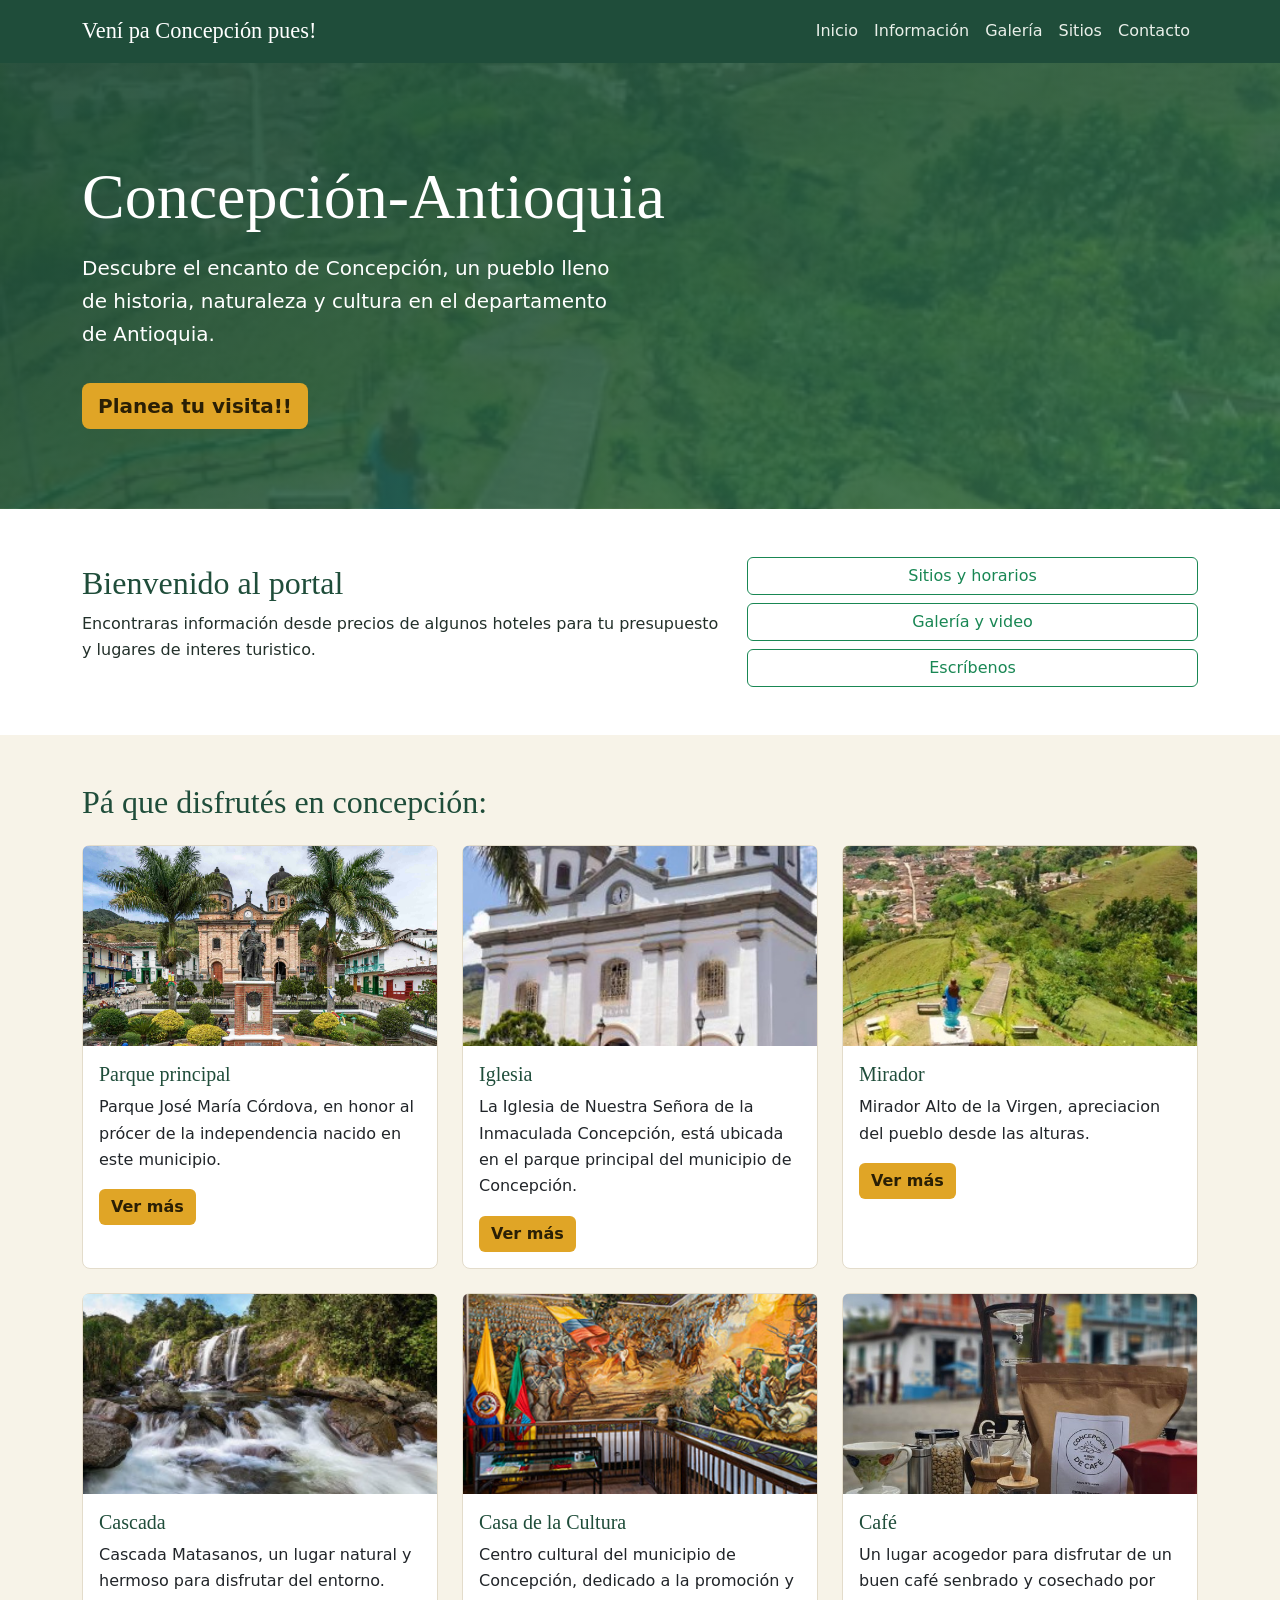
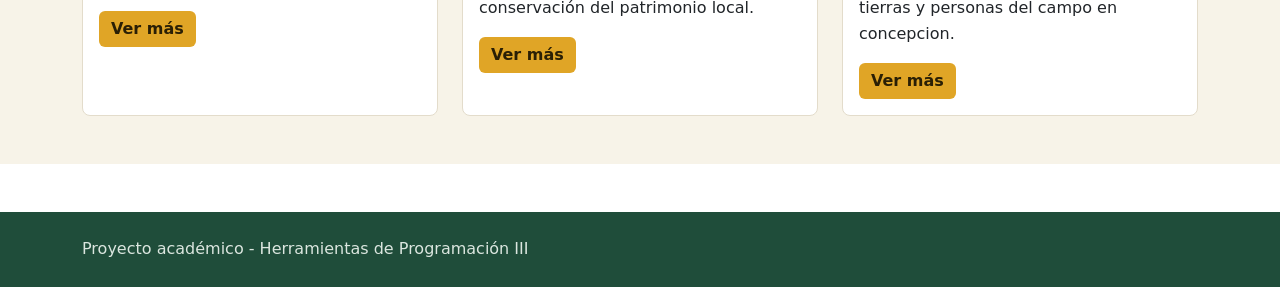
<file: index.html>
<!DOCTYPE html>
<html lang="es">
<head>
  <meta charset="UTF-8">
  <meta name="viewport" content="width=device-width, initial-scale=1">
  <meta name="description" content="Descubre Concepción - Antioquia: pueblo, café y montañas.">
  <meta name="keywords" content="turismo, Concepción - Antioquia, Colombia">
  <meta name="author" content="Angela María Bedoya Holguin">
  <meta property="og:title" content="Inicio | Concepción -  Antioquia">
  <meta property="og:description" content="Portal turístico de Concepción - Antioquia.">
  <title>Inicio | Concepción -  Antioquia</title>
  <link href="https://cdn.jsdelivr.net/npm/bootstrap@5.3.3/dist/css/bootstrap.min.css" rel="stylesheet">
  <link rel="stylesheet" href="css/style.css">
</head>
<body>
  <header>
    <nav class="navbar navbar-expand-lg navbar-portal" aria-label="Navegación principal">
      <div class="container">
        <a class="navbar-brand" href="index.html"> Vení pa Concepción pues!</a>
        <button class="navbar-toggler" type="button" data-bs-toggle="collapse" data-bs-target="#menu" aria-controls="menu" aria-expanded="false" aria-label="Abrir menú">
          <span class="navbar-toggler-icon"></span>
        </button>
        <div class="collapse navbar-collapse" id="menu">
          <ul class="navbar-nav ms-auto">
            <li class="nav-item"><a class="nav-link" href="index.html">Inicio</a></li>
            <li class="nav-item"><a class="nav-link" href="informacion.html">Información</a></li>
            <li class="nav-item"><a class="nav-link" href="galeria.html">Galería</a></li>
            <li class="nav-item"><a class="nav-link" href="tabla.html">Sitios</a></li>
            <li class="nav-item"><a class="nav-link" href="contacto.html">Contacto</a></li>
          </ul>
        </div>
      </div>
    </nav>
  </header>

      <main>
    <section class="hero" aria-labelledby="titulo-hero">
      <div class="container">
        <h1 id="titulo-hero">Concepción-Antioquia</h1>
        <p class="lead">Descubre el encanto de Concepción, un pueblo lleno de historia, naturaleza y cultura en el departamento de Antioquia.</p>
        <a class="btn btn-portal btn-lg" href="informacion.html">Planea tu visita!!</a>
      </div>
    </section>

    <section class="container py-5" aria-labelledby="t-resumen">
      <div class="row g-4 align-items-center">
        <article class="col-lg-7">
          <h2 id="t-resumen">Bienvenido al portal</h2>
          <p>Encontraras información desde precios de algunos hoteles para tu presupuesto y lugares de interes turistico.</p>
        </article>
        <aside class="col-lg-5" aria-label="Accesos rápidos">
          <div class="d-grid gap-2">
            <a class="btn btn-outline-success" href="tabla.html">Sitios y horarios</a>
            <a class="btn btn-outline-success" href="galeria.html">Galería y video</a>
            <a class="btn btn-outline-success" href="contacto.html">Escríbenos</a>
          </div>
        </aside>
      </div>
    </section>

    <section class="bg-soft py-5" aria-labelledby="t-cards">
      <div class="container">
        <h2 id="t-cards" class="mb-4">Pá que disfrutés en concepción:</h2>
        <div class="row g-4">

          <div class="col-md-6 col-lg-4">
            <article class="card h-100">
              <img src="img/parque.jpg" class="card-img-top" alt="Parque principal de Concepción">
              <div class="card-body">
                <h3 class="card-title h5">Parque principal</h3>
                <p class="card-text">Parque José María Córdova, en honor al prócer de la independencia nacido en este municipio.</p>
                <a href="galeria.html" class="btn btn-portal">Ver más</a>
              </div>
            </article>
          </div>

          <!-- Copia el bloque anterior 5 veces más y cambia foto, alt, título y texto -->
           <div class="col-md-6 col-lg-4">
            <article class="card h-100">
              <img src="img/iglesia.jpg" class="card-img-top" alt="Iglesia">
              <div class="card-body">
                <h3 class="card-title h5">Iglesia</h3>
                <p class="card-text">La Iglesia de Nuestra Señora de la Inmaculada Concepción, está ubicada en el parque principal del municipio de Concepción.</p>
                <a href="galeria.html" class="btn btn-portal">Ver más</a>
              </div>
            </article>
          </div>
          <div class="col-md-6 col-lg-4">
            <article class="card h-100">
              <img src="img/mirador.jpg" class="card-img-top" alt="Mirador">
              <div class="card-body">
                <h3 class="card-title h5">Mirador</h3>
                <p class="card-text">Mirador Alto de la Virgen, apreciacion del pueblo desde las alturas.</p>
                <a href="galeria.html" class="btn btn-portal">Ver más</a>
              </div>
            </article>
          </div>

          <div class="col-md-6 col-lg-4">
            <article class="card h-100">
              <img src="img/cascada.jpg" class="card-img-top" alt="Cascada">
              <div class="card-body">
                <h3 class="card-title h5">Cascada</h3>
                <p class="card-text">Cascada Matasanos, un lugar natural y hermoso para disfrutar del entorno.</p>
                <a href="galeria.html" class="btn btn-portal">Ver más</a>
              </div>
            </article>
          </div>

          <div class="col-md-6 col-lg-4">
            <article class="card h-100">
              <img src="img/cultura.jpg" class="card-img-top" alt="Cultura">
              <div class="card-body">
                <h3 class="card-title h5">Casa de la Cultura</h3>
                <p class="card-text">Centro cultural del municipio de Concepción, dedicado a la promoción y conservación del patrimonio local.</p>
                <a href="galeria.html" class="btn btn-portal">Ver más</a>
              </div>
            </article>
          </div>

          <div class="col-md-6 col-lg-4">
            <article class="card h-100">
              <img src="img/cafe.jpg" class="card-img-top" alt="Café">
              <div class="card-body">
                <h3 class="card-title h5">Café</h3>
                <p class="card-text">Un lugar acogedor para disfrutar de un buen café senbrado y cosechado por tierras y personas del campo en concepcion.</p>
                <a href="galeria.html" class="btn btn-portal">Ver más</a>
              </div>
            </article>
          </div>

        </div>
      </div>
    </section>
  </main>

  <footer class="footer-portal">
    <div class="container">
      <p class="mb-0">Proyecto académico - Herramientas de Programación III</p>
    </div>
  </footer>

  <script src="https://cdn.jsdelivr.net/npm/bootstrap@5.3.3/dist/js/bootstrap.bundle.min.js"></script>
</body>
</html>
</file>
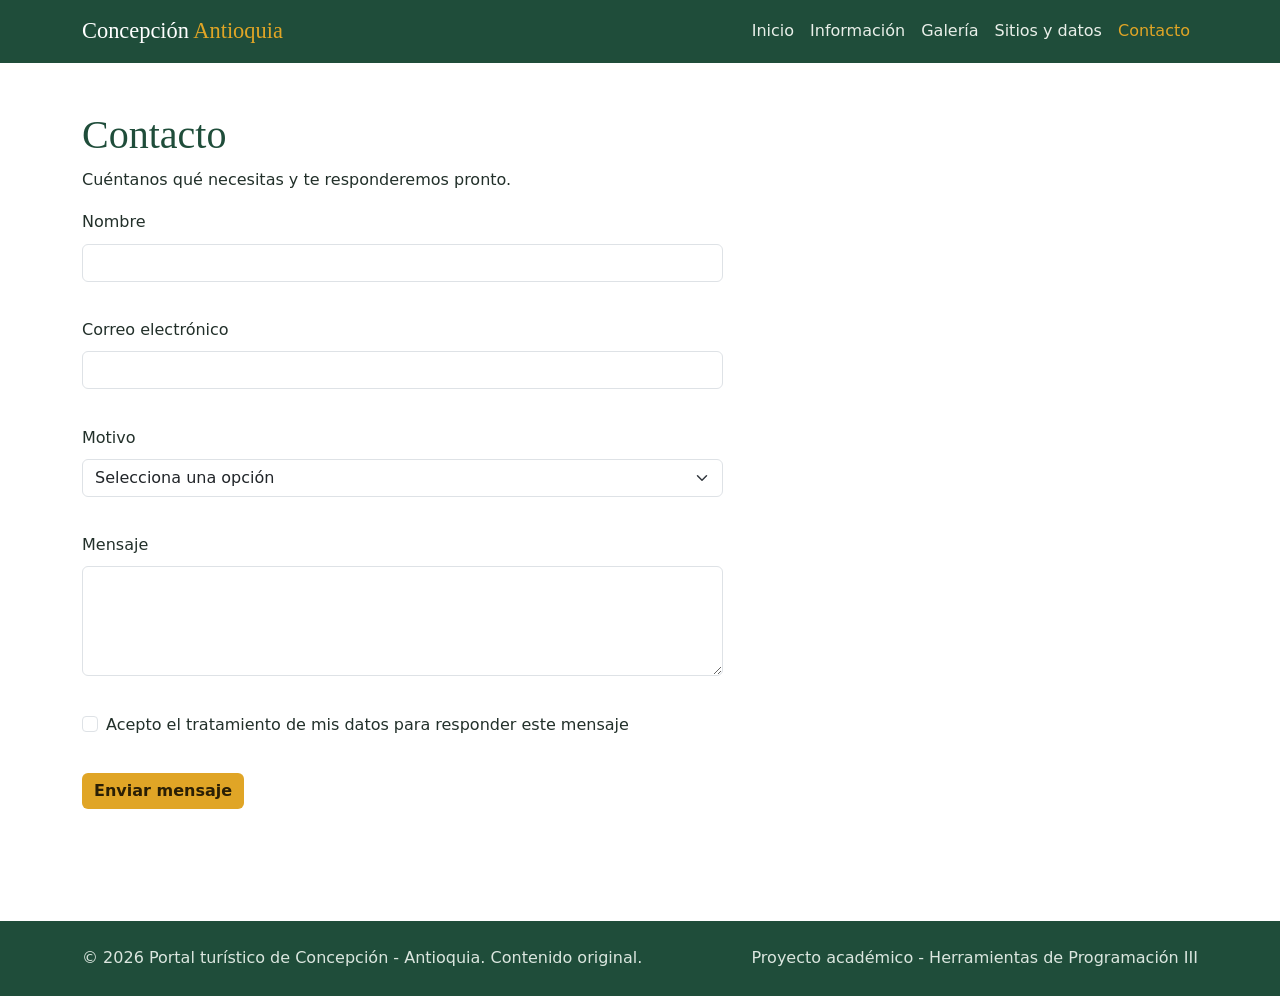
<file: contacto.html>
<!DOCTYPE html>
<html lang="es">
<head>
  <meta charset="UTF-8">
  <meta name="viewport" content="width=device-width, initial-scale=1">
  <meta name="description" content="Escríbenos para planear tu visita a Concepción - Antioquia.">
  <meta name="keywords" content="turismo, Concepción Antioquia, Oriente antioqueño, Colombia, viajes, pueblos">
  <meta name="author" content="Angela María Bedoya Holguin">
  <meta property="og:title" content="Contacto | Concepción - Antioquia">
  <meta property="og:description" content="Escríbenos para planear tu visita a Concepción - Antioquia.">
  <meta property="og:type" content="website">
  <title>Contacto | Concepción - Antioquia</title>
  <link href="https://cdn.jsdelivr.net/npm/bootstrap@5.3.3/dist/css/bootstrap.min.css" rel="stylesheet">
  <link rel="stylesheet" href="css/style.css">
</head>
<body>
  <a class="skip-link" href="#contenido">Saltar al contenido</a>

  <header>
    <nav class="navbar navbar-expand-lg navbar-portal" aria-label="Navegación principal">
      <div class="container">
        <a class="navbar-brand" href="index.html">Concepción <span>Antioquia</span></a>
        <button class="navbar-toggler" type="button" data-bs-toggle="collapse" data-bs-target="#menu" aria-controls="menu" aria-expanded="false" aria-label="Abrir menú">
          <span class="navbar-toggler-icon"></span>
        </button>
        <div class="collapse navbar-collapse" id="menu">
          <ul class="navbar-nav ms-auto">
            <li class="nav-item"><a class="nav-link" href="index.html">Inicio</a></li>
            <li class="nav-item"><a class="nav-link" href="informacion.html">Información</a></li>
            <li class="nav-item"><a class="nav-link" href="galeria.html">Galería</a></li>
            <li class="nav-item"><a class="nav-link" href="tabla.html">Sitios y datos</a></li>
            <li class="nav-item"><a class="nav-link active" href="contacto.html" aria-current="page">Contacto</a></li>
          </ul>
        </div>
      </div>
    </nav>
  </header>

  <main id="contenido">
    <div class="container py-5">
      <h1>Contacto</h1>
      <p>Cuéntanos qué necesitas y te responderemos pronto.</p>

      <div class="row">
        <div class="col-lg-7">
          <form id="formContacto" novalidate aria-label="Formulario de contacto">

            <div class="mb-3">
              <label for="nombre" class="form-label">Nombre</label>
              <input type="text" id="nombre" class="form-control" aria-describedby="e-nombre" autocomplete="name">
              <div id="e-nombre" class="msg" aria-live="polite"></div>
            </div>

            <div class="mb-3">
              <label for="email" class="form-label">Correo electrónico</label>
              <input type="email" id="email" class="form-control" aria-describedby="e-email" autocomplete="email">
              <div id="e-email" class="msg" aria-live="polite"></div>
            </div>

            <div class="mb-3">
              <label for="motivo" class="form-label">Motivo</label>
              <select id="motivo" class="form-select" aria-describedby="e-motivo">
                <option value="">Selecciona una opción</option>
                <option>Información de rutas</option>
                <option>Hospedaje</option>
                <option>Sugerencias</option>
              </select>
              <div id="e-motivo" class="msg" aria-live="polite"></div>
            </div>

            <div class="mb-3">
              <label for="mensaje" class="form-label">Mensaje</label>
              <textarea id="mensaje" rows="4" class="form-control" aria-describedby="e-mensaje"></textarea>
              <div id="e-mensaje" class="msg" aria-live="polite"></div>
            </div>

            <div class="form-check mb-3">
              <input class="form-check-input" type="checkbox" id="acepto" aria-describedby="e-acepto">
              <label class="form-check-label" for="acepto">Acepto el tratamiento de mis datos para responder este mensaje</label>
              <div id="e-acepto" class="msg" aria-live="polite"></div>
            </div>

            <button type="submit" class="btn btn-portal">Enviar mensaje</button>
            <div id="resultado" class="mt-3" role="status" aria-live="polite"></div>
          </form>
        </div>
      </div>
    </div>
  </main>

  <footer class="footer-portal">
    <div class="container d-flex flex-wrap justify-content-between gap-2">
      <p class="mb-0">&copy; 2026 Portal turístico de Concepción - Antioquia. Contenido original.</p>
      <p class="mb-0">Proyecto académico - Herramientas de Programación III</p>
    </div>
  </footer>

  <script src="https://cdn.jsdelivr.net/npm/bootstrap@5.3.3/dist/js/bootstrap.bundle.min.js"></script>
  <script src="js/script.js"></script>
</body>
</html>
</file>
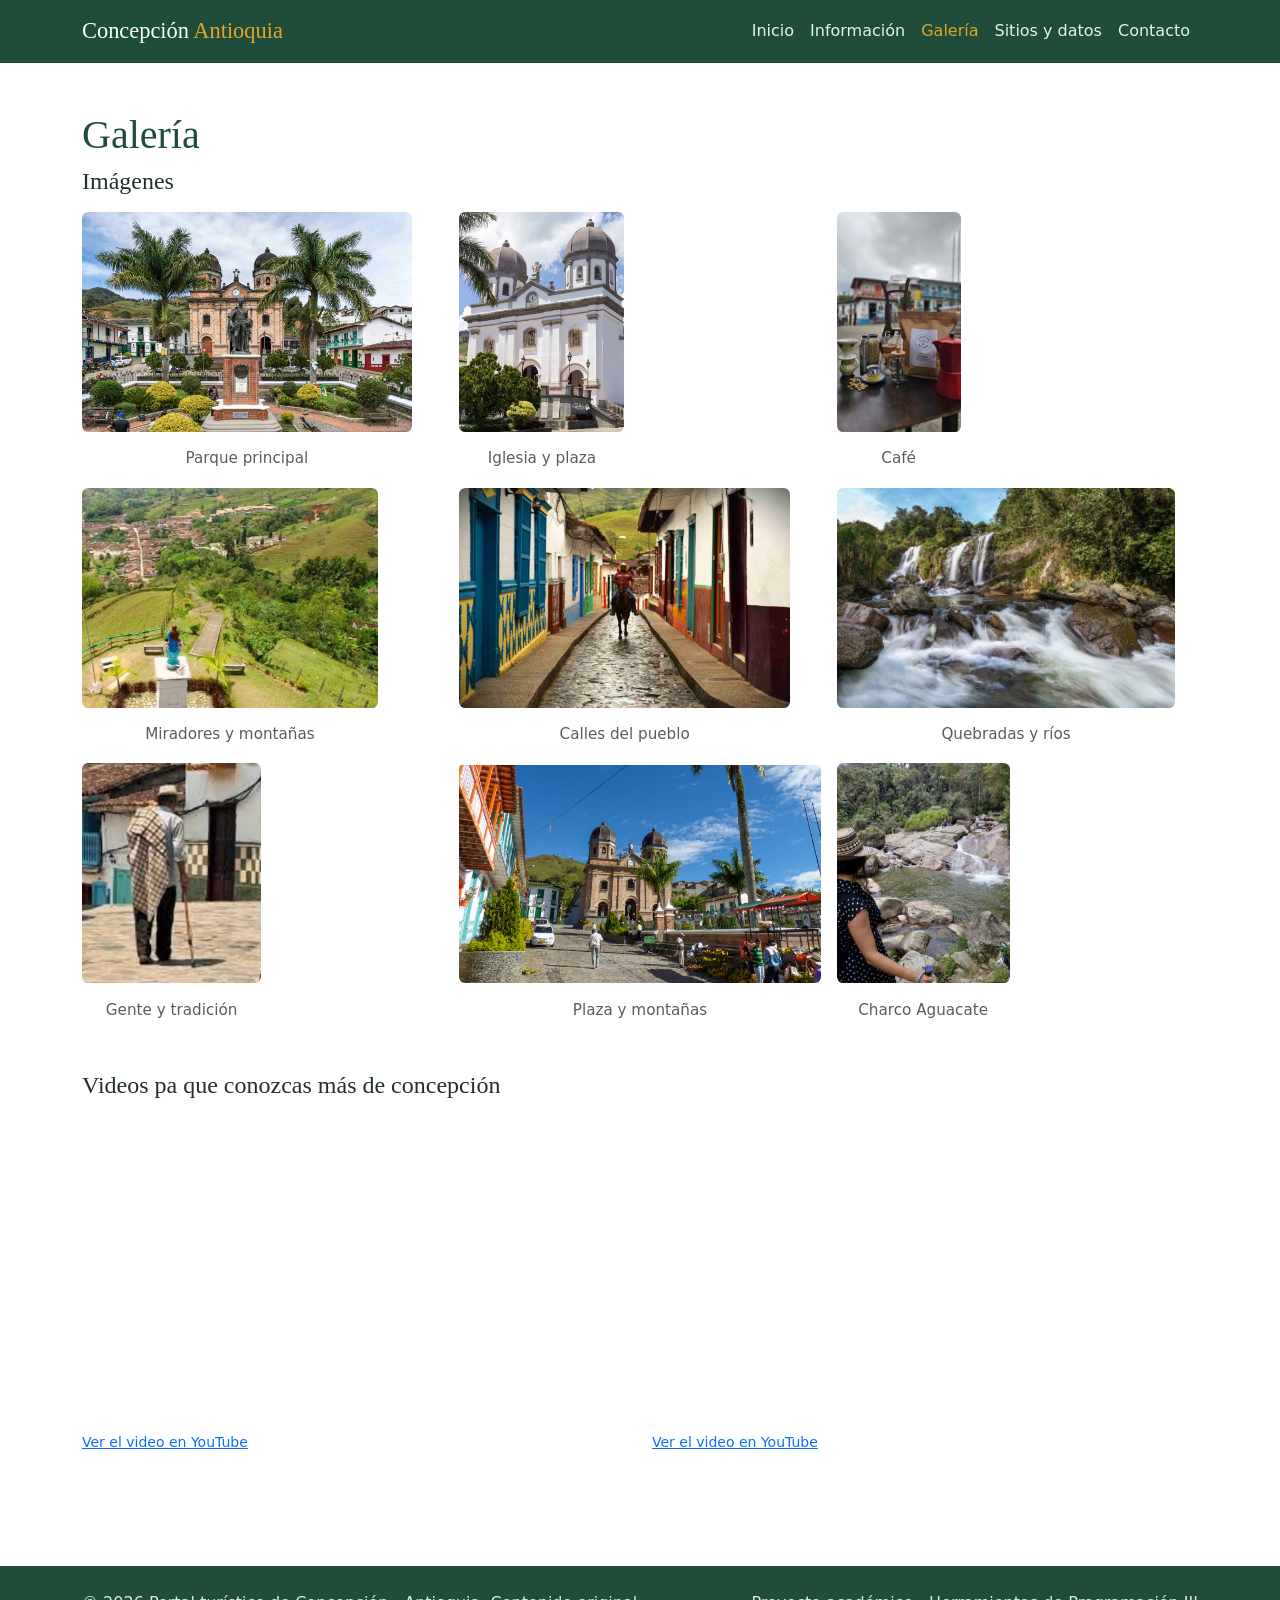
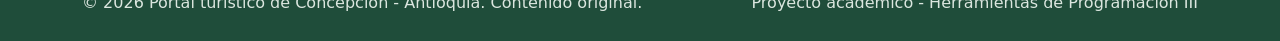
<file: galeria.html>
<!DOCTYPE html>
<html lang="es">
<head>
  <meta charset="UTF-8">
  <meta name="viewport" content="width=device-width, initial-scale=1">
  <meta name="description" content="Galería de imágenes y videos de Concepción - Antioquia.">
  <meta name="keywords" content="turismo, Concepción Antioquia, Oriente antioqueño, Colombia, viajes, pueblos">
  <meta name="author" content="Angela María Bedoya Holguin">
  <meta property="og:title" content="Galería | Concepción - Antioquia">
  <meta property="og:description" content="Galería de imágenes y videos de Concepción - Antioquia.">
  <meta property="og:type" content="website">
  <title>Galería | Concepción - Antioquia</title>
  <link href="https://cdn.jsdelivr.net/npm/bootstrap@5.3.3/dist/css/bootstrap.min.css" rel="stylesheet">
  <link rel="stylesheet" href="css/style.css">
</head>
<body>
  <a class="skip-link" href="#contenido">Saltar al contenido</a>
  <header>
    <nav class="navbar navbar-expand-lg navbar-portal" aria-label="Navegación principal">
      <div class="container">
        <a class="navbar-brand" href="index.html">Concepción <span>Antioquia</span></a>
        <button class="navbar-toggler" type="button" data-bs-toggle="collapse" data-bs-target="#menu" aria-controls="menu" aria-expanded="false" aria-label="Abrir menú"><span class="navbar-toggler-icon"></span></button>
        <div class="collapse navbar-collapse" id="menu">
          <ul class="navbar-nav ms-auto">
            <li class="nav-item"><a class="nav-link" href="index.html">Inicio</a></li>
            <li class="nav-item"><a class="nav-link" href="informacion.html">Información</a></li>
            <li class="nav-item"><a class="nav-link active" href="galeria.html" aria-current="page">Galería</a></li>
            <li class="nav-item"><a class="nav-link" href="tabla.html">Sitios y datos</a></li>
            <li class="nav-item"><a class="nav-link" href="contacto.html">Contacto</a></li>
          </ul>
        </div>
      </div>
    </nav>
  </header>

  <main id="contenido">
    <div class="container py-5">
      <h1>Galería</h1>

      <section aria-labelledby="g1">
        <h2 id="g1" class="h4 mb-3">Imágenes</h2>
        <div class="row g-3">

          <div class="col-6 col-md-4">
            <figure class="figure galeria-item">
              <img src="img/parque.jpg" class="figure-img img-fluid" alt="Parque principal de Concepción" loading="lazy">
              <figcaption class="figure-caption">Parque principal</figcaption>
            </figure>
          </div>

          <div class="col-6 col-md-4">
            <figure class="figure galeria-item">
              <img src="img/iglesia.jpg" class="figure-img img-fluid" alt="Iglesia y plaza de Concepción" loading="lazy">
              <figcaption class="figure-caption">Iglesia y plaza</figcaption>
            </figure>
          </div>

          <div class="col-6 col-md-4">
            <figure class="figure galeria-item">
              <img src="img/cafe.jpg" class="figure-img img-fluid" alt="Finca cafetera de la región" loading="lazy">
              <figcaption class="figure-caption">Café</figcaption>
            </figure>
          </div>

          <div class="col-6 col-md-4">
            <figure class="figure galeria-item">
              <img src="img/mirador.jpg" class="figure-img img-fluid" alt="Mirador con vista a las montañas" loading="lazy">
              <figcaption class="figure-caption">Miradores y montañas</figcaption>
            </figure>
          </div>

          <div class="col-6 col-md-4">
            <figure class="figure galeria-item">
              <img src="img/calle.jpg" class="figure-img img-fluid" alt="Calle empedrada con casas de colores y un jinete a caballo" loading="lazy">
              <figcaption class="figure-caption">Calles del pueblo</figcaption>
            </figure>
          </div>

          <div class="col-6 col-md-4">
            <figure class="figure galeria-item">
              <img src="img/cascada.jpg" class="figure-img img-fluid" alt="Cascada entre rocas y vegetación" loading="lazy">
              <figcaption class="figure-caption">Quebradas y ríos</figcaption>
            </figure>
          </div>

          <div class="col-6 col-md-4">
            <figure class="figure galeria-item">
              <img src="img/gente.jpg" class="figure-img img-fluid" alt="Hombre con ruana y bastón en una plaza del pueblo" loading="lazy">
              <figcaption class="figure-caption">Gente y tradición</figcaption>
            </figure>
          </div>

          <div class="col-6 col-md-4">
            <figure class="figure galeria-item">
              <img src="img/atardecer.jpg" class="figure-img img-fluid" alt="Iglesia y plaza con casas de colores y montañas al fondo" loading="lazy">
              <figcaption class="figure-caption">Plaza y montañas</figcaption>
            </figure>
          </div>

          <div class="col-6 col-md-4">
            <figure class="figure galeria-item">
              <img src="img/aguacate.jpg" class="figure-img img-fluid" alt="Visitante frente al charco Aguacate, rodeado de rocas y vegetación" loading="lazy">
              <figcaption class="figure-caption">Charco Aguacate</figcaption>
            </figure>
          </div>

        </div>
      </section>

      <section class="mt-5" aria-labelledby="g2">
        <h2 id="g2" class="h4 mb-3">Videos pa que conozcas más de concepción</h2>
        <div class="row g-4">

          <div class="col-lg-6">
            <div class="ratio ratio-16x9">
              <iframe src="https://www.youtube.com/embed/j_2tWbRjO8E"
                      title="CONCEPCIÓN ANTIOQUIA | El pueblo de las calles que parecen detenidas en el tiempo"
                      referrerpolicy="strict-origin-when-cross-origin"
                      allow="accelerometer; autoplay; clipboard-write; encrypted-media; gyroscope; picture-in-picture; web-share"
                      allowfullscreen loading="lazy"></iframe>
            </div>
            <p class="small mt-2"><a href="https://www.youtube.com/watch?v=j_2tWbRjO8E" target="_blank" rel="noopener">Ver el video en YouTube</a></p>
          </div>

          <div class="col-lg-6">
            <div class="ratio ratio-16x9">
              <iframe src="https://www.youtube.com/embed/el8UPI0ocNs"
                      title="CONCEPCIÓN ANTIOQUIA ¡Un pueblo fascinante!"
                      referrerpolicy="strict-origin-when-cross-origin"
                      allow="accelerometer; autoplay; clipboard-write; encrypted-media; gyroscope; picture-in-picture; web-share"
                      allowfullscreen loading="lazy"></iframe>
            </div>
            <p class="small mt-2"><a href="https://www.youtube.com/watch?v=el8UPI0ocNs" target="_blank" rel="noopener">Ver el video en YouTube</a></p>
          </div>

        </div>
      </section>

    </div>
  </main>

  <footer class="footer-portal">
    <div class="container d-flex flex-wrap justify-content-between gap-2">
      <p class="mb-0">&copy; 2026 Portal turístico de Concepción - Antioquia. Contenido original.</p>
      <p class="mb-0">Proyecto académico - Herramientas de Programación III</p>
    </div>
  </footer>

  <script src="https://cdn.jsdelivr.net/npm/bootstrap@5.3.3/dist/js/bootstrap.bundle.min.js"></script>
</body>
</html>
</file>
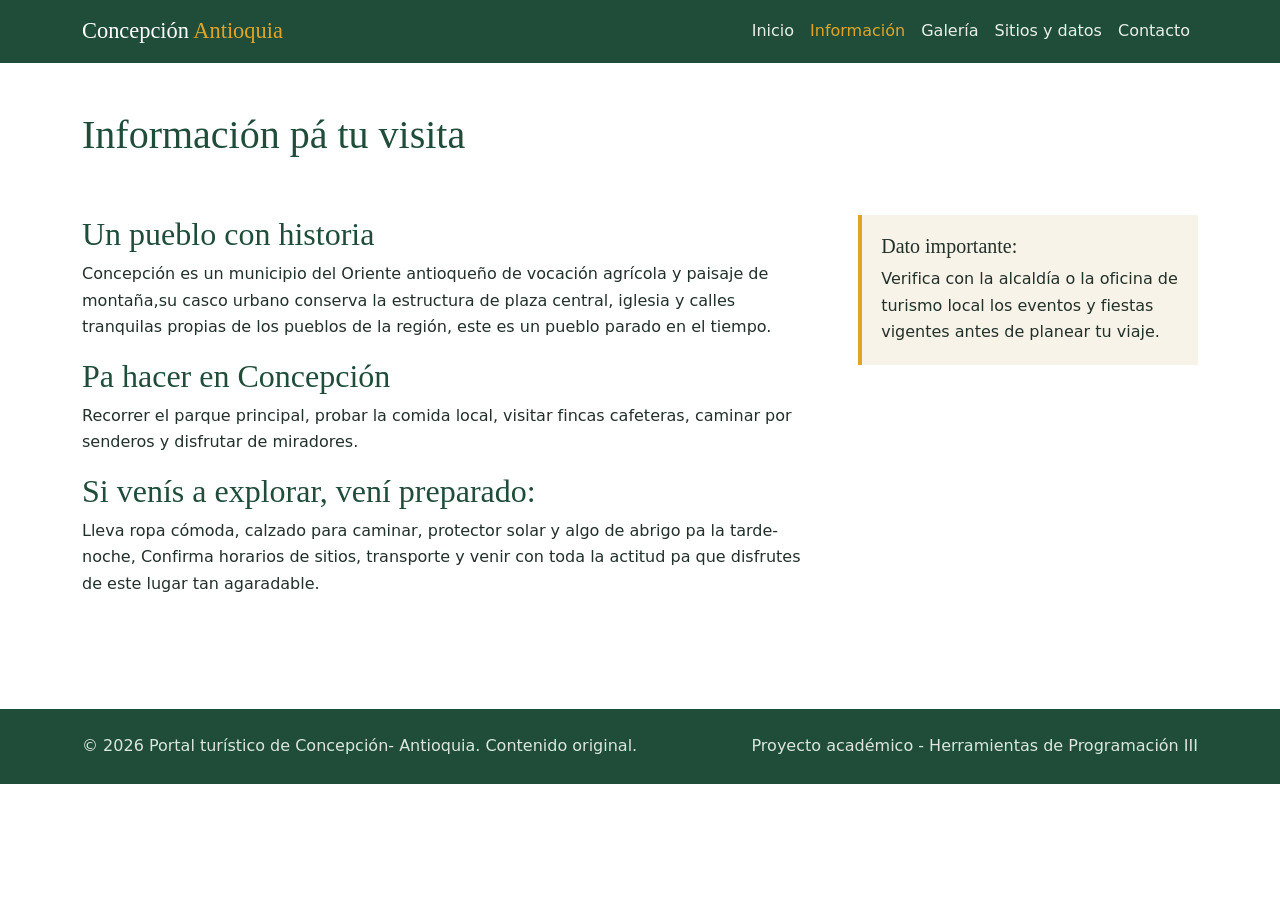
<file: informacion.html>
<!DOCTYPE html>
<html lang="es">
<head>
  <meta charset="UTF-8">
  <meta name="viewport" content="width=device-width, initial-scale=1">
  <meta name="description" content="Información para visitar Concepción - Antioquia: historia, qué hacer y recomendaciones de viaje.">
  <meta name="keywords" content="turismo, Concepción-Antioquia, Oriente antioqueño, Colombia, viajes, pueblos">
  <meta name="author" content="Angela María Bedoya Holguin">
  <meta property="og:title" content="Información turística | Concepción - Antioquia">
  <meta property="og:description" content="Información para visitar Concepción - Antioquia: historia, qué hacer y recomendaciones de viaje.">
  <meta property="og:type" content="website">
  <title>Información turística | Concepción - Antioquia</title>
  <link href="https://cdn.jsdelivr.net/npm/bootstrap@5.3.3/dist/css/bootstrap.min.css" rel="stylesheet">
  <link rel="stylesheet" href="css/style.css">
</head>
<body>
  <a class="skip-link" href="#contenido">Saltar al contenido</a>
  <header>
    <nav class="navbar navbar-expand-lg navbar-portal" aria-label="Navegación principal">
      <div class="container">
        <a class="navbar-brand" href="index.html">Concepción <span>Antioquia</span></a>
        <button class="navbar-toggler" type="button" data-bs-toggle="collapse" data-bs-target="#menu" aria-controls="menu" aria-expanded="false" aria-label="Abrir menú"><span class="navbar-toggler-icon"></span></button>
        <div class="collapse navbar-collapse" id="menu"><ul class="navbar-nav ms-auto"><li class="nav-item"><a class="nav-link" href="index.html">Inicio</a></li><li class="nav-item"><a class="nav-link active" href="informacion.html" aria-current="page">Información</a></li><li class="nav-item"><a class="nav-link" href="galeria.html">Galería</a></li><li class="nav-item"><a class="nav-link" href="tabla.html">Sitios y datos</a></li><li class="nav-item"><a class="nav-link" href="contacto.html">Contacto</a></li></ul></div>
      </div>
    </nav>
  </header>
  <main id="contenido">
    <div class="container py-5">
      <h1>Información pá tu visita</h1>
      <div class="row g-5 mt-1">
        <div class="col-lg-8">
          <section aria-labelledby="s1"><article><h2 id="s1">Un pueblo con historia</h2><p>Concepción es un municipio del Oriente antioqueño de vocación agrícola y paisaje de montaña,su casco urbano conserva la estructura de plaza central, iglesia y calles tranquilas propias de los pueblos de la región, este es un pueblo parado en el tiempo.</p></article></section>
          <section aria-labelledby="s2"><article><h2 id="s2">Pa hacer en Concepción</h2><p>Recorrer el parque principal, probar la comida local, visitar fincas cafeteras, caminar por senderos y disfrutar de miradores.</p></article></section>
          <section aria-labelledby="s3"><article><h2 id="s3">Si venís a explorar, vení preparado: </h2><p>Lleva ropa cómoda, calzado para caminar, protector solar y algo de abrigo pa la tarde-noche, Confirma horarios de sitios, transporte y venir con toda la actitud pa que disfrutes de este lugar tan agaradable.</p></article></section>
        </div>
        <aside class="col-lg-4" aria-labelledby="s4"><div class="nota"><h2 id="s4" class="h5">Dato importante:</h2><p class="mb-0">Verifica con la alcaldía o la oficina de turismo local los eventos y fiestas vigentes antes de planear tu viaje.</p></div></aside>
      </div>
    </div>
  </main>
  <footer class="footer-portal">
    <div class="container d-flex flex-wrap justify-content-between gap-2">
      <p class="mb-0">&copy; 2026 Portal turístico de Concepción- Antioquia. Contenido original.</p>
      <p class="mb-0">Proyecto académico - Herramientas de Programación III</p>
    </div>
  </footer>
  <script src="https://cdn.jsdelivr.net/npm/bootstrap@5.3.3/dist/js/bootstrap.bundle.min.js"></script>
  
</body>
</html>
</file>
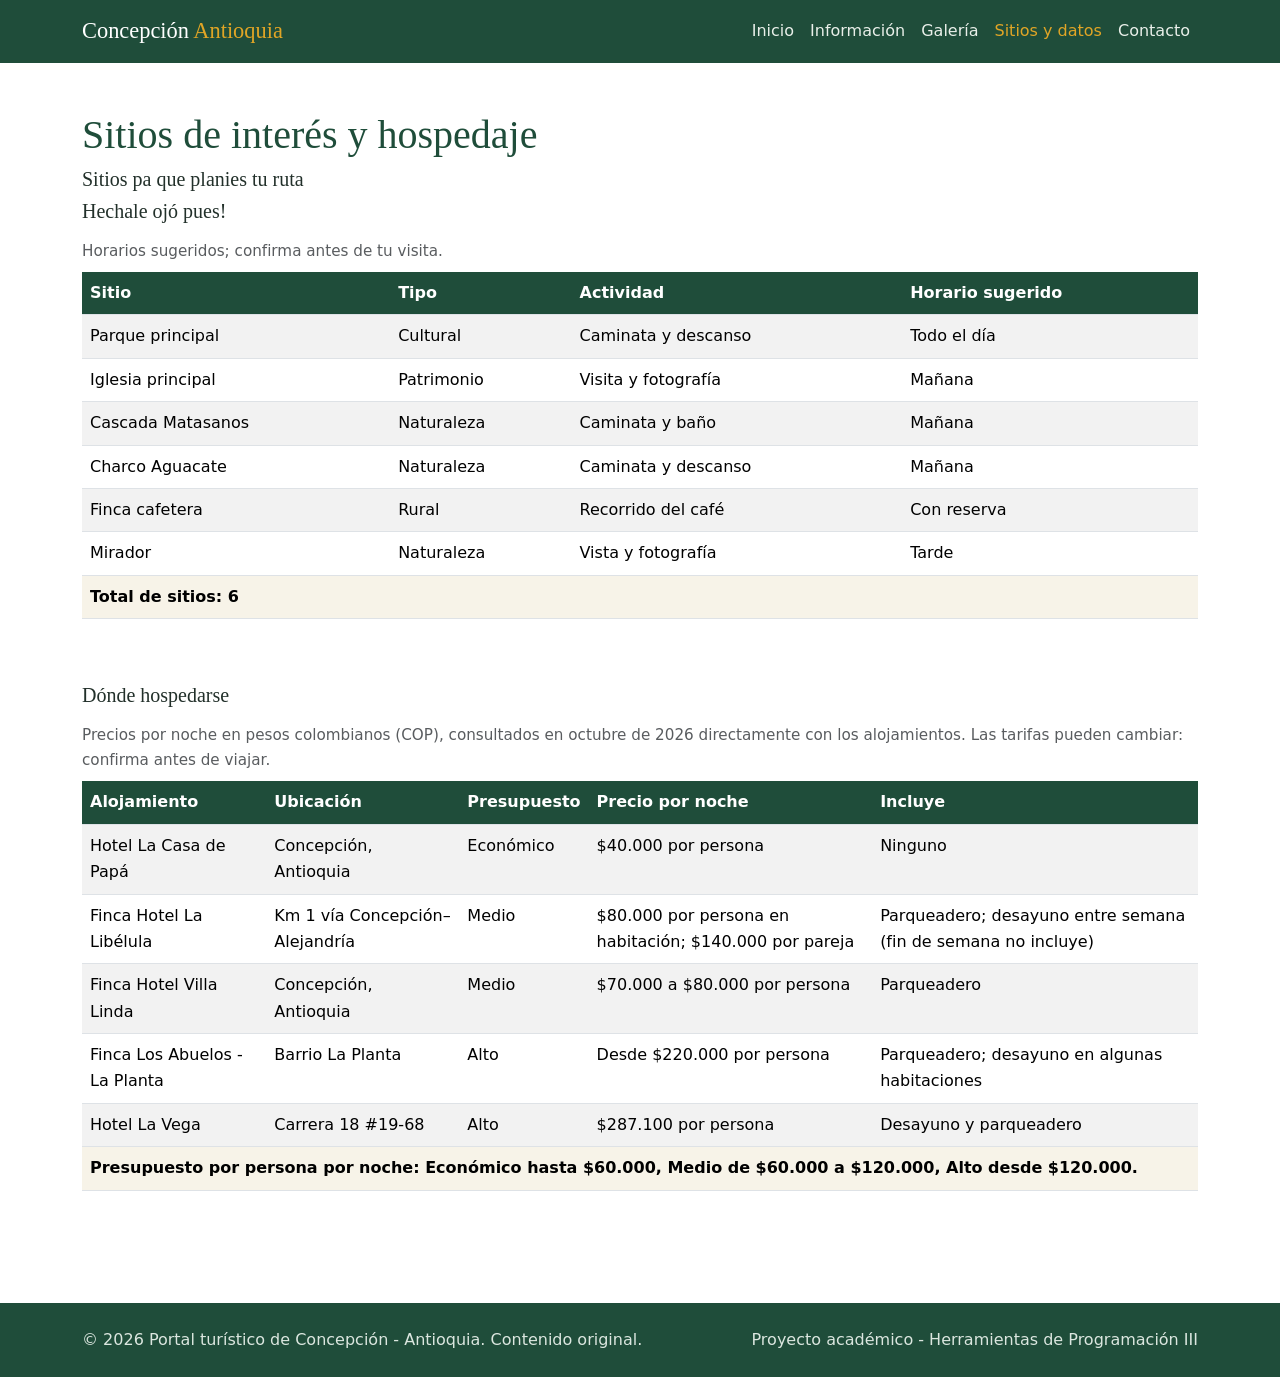
<file: tabla.html>
<!DOCTYPE html>
<html lang="es">
<head>
  <meta charset="UTF-8">
  <meta name="viewport" content="width=device-width, initial-scale=1">
  <meta name="description" content="Sitios de interés y alojamientos de Concepción, Antioquia, con precios, presupuesto y servicios incluidos.">
  <meta name="keywords" content="turismo, Concepción Antioquia, hospedaje, hoteles, fincas, Oriente antioqueño, Colombia">
  <meta name="author" content="Angela María Bedoya Holguin">
  <meta property="og:title" content="Sitios y datos | Concepción - Antioquia">
  <meta property="og:description" content="Sitios de interés y dónde hospedarse en Concepción, Antioquia.">
  <meta property="og:type" content="website">
  <title>Sitios y datos | Concepción - Antioquia</title>
  <link href="https://cdn.jsdelivr.net/npm/bootstrap@5.3.3/dist/css/bootstrap.min.css" rel="stylesheet">
  <link rel="stylesheet" href="css/style.css">
</head>
<body>
  <a class="skip-link" href="#contenido">Saltar al contenido</a>
  <header>
    <nav class="navbar navbar-expand-lg navbar-portal" aria-label="Navegación principal">
      <div class="container">
        <a class="navbar-brand" href="index.html">Concepción <span>Antioquia</span></a>
        <button class="navbar-toggler" type="button" data-bs-toggle="collapse" data-bs-target="#menu" aria-controls="menu" aria-expanded="false" aria-label="Abrir menú"><span class="navbar-toggler-icon"></span></button>
        <div class="collapse navbar-collapse" id="menu">
          <ul class="navbar-nav ms-auto">
            <li class="nav-item"><a class="nav-link" href="index.html">Inicio</a></li>
            <li class="nav-item"><a class="nav-link" href="informacion.html">Información</a></li>
            <li class="nav-item"><a class="nav-link" href="galeria.html">Galería</a></li>
            <li class="nav-item"><a class="nav-link active" href="tabla.html" aria-current="page">Sitios y datos</a></li>
            <li class="nav-item"><a class="nav-link" href="contacto.html">Contacto</a></li>
          </ul>
        </div>
      </div>
    </nav>
  </header>

  <main id="contenido">
    <div class="container py-5">
      <h1>Sitios de interés y hospedaje</h1>

      <!-- TABLA: SITIOS de interes  -->
      <section aria-labelledby="tb1">
        <h2 id="tb1" class="h5">Sitios pa que planies tu ruta</h2>
        <h2 id="tb1" class="h5">Hechale ojó pues!</h2>
        <div class="table-responsive">
          <table class="table table-striped table-hover tabla-portal">
            <caption>Horarios sugeridos; confirma antes de tu visita.</caption>
            <thead>
              <tr>
                <th scope="col">Sitio</th>
                <th scope="col">Tipo</th>
                <th scope="col">Actividad</th>
                <th scope="col">Horario sugerido</th>
              </tr>
            </thead>
            <tbody>
              <tr><td>Parque principal</td><td>Cultural</td><td>Caminata y descanso</td><td>Todo el día</td></tr>
              <tr><td>Iglesia principal</td><td>Patrimonio</td><td>Visita y fotografía</td><td>Mañana</td></tr>
              <tr><td>Cascada Matasanos</td><td>Naturaleza</td><td>Caminata y baño</td><td>Mañana</td></tr>
              <tr><td>Charco Aguacate</td><td>Naturaleza</td><td>Caminata y descanso</td><td>Mañana</td></tr>
              <tr><td>Finca cafetera</td><td>Rural</td><td>Recorrido del café</td><td>Con reserva</td></tr>
              <tr><td>Mirador</td><td>Naturaleza</td><td>Vista y fotografía</td><td>Tarde</td></tr>
            </tbody>
            <tfoot>
              <tr><td colspan="4">Total de sitios: 6</td></tr>
            </tfoot>
          </table>
        </div>
      </section>

      <!-- TABLA: HOSPEDAJE -->
      <section class="mt-5" aria-labelledby="hospedaje">
        <h2 id="hospedaje" class="h5">Dónde hospedarse</h2>
        <div class="table-responsive">
          <table class="table table-striped table-hover tabla-portal">
            <caption>Precios por noche en pesos colombianos (COP), consultados en octubre de 2026 directamente con los alojamientos. Las tarifas pueden cambiar: confirma antes de viajar.</caption>
            <thead>
              <tr>
                <th scope="col">Alojamiento</th>
                <th scope="col">Ubicación</th>
                <th scope="col">Presupuesto</th>
                <th scope="col">Precio por noche</th>
                <th scope="col">Incluye</th>
              </tr>
            </thead>
            <tbody>
              <tr>
                <td>Hotel La Casa de Papá</td>
                <td>Concepción, Antioquia</td>
                <td>Económico</td>
                <td>$40.000 por persona</td>
                <td>Ninguno</td>
              </tr>
               <tr>
                <td>Finca Hotel La Libélula</td>
                <td>Km 1 vía Concepción–Alejandría</td>
                <td>Medio</td>
                <td>$80.000 por persona en habitación; $140.000 por pareja</td>
                <td>Parqueadero; desayuno entre semana (fin de semana no incluye)</td>
              </tr>
              <tr>
                <td>Finca Hotel Villa Linda</td>
                <td>Concepción, Antioquia</td>
                <td>Medio</td>
                <td>$70.000 a $80.000 por persona</td>
                <td>Parqueadero</td>
              </tr>
              <tr>
                <td>Finca Los Abuelos - La Planta</td>
                <td>Barrio La Planta</td>
                <td>Alto</td>
                <td>Desde $220.000 por persona</td>
                <td>Parqueadero; desayuno en algunas habitaciones</td>
              </tr>
              <tr>
                <td>Hotel La Vega</td>
                <td>Carrera 18 #19-68</td>
                <td>Alto</td>
                <td>$287.100 por persona</td>
                <td>Desayuno y parqueadero</td>
              </tr>
            </tbody>
            <tfoot>
              <tr>
                <td colspan="5">Presupuesto por persona por noche: Económico hasta $60.000, Medio de $60.000 a $120.000, Alto desde $120.000.</td>
              </tr>
            </tfoot>
          </table>
        </div>
      </section>
    </div>
  </main>

  <footer class="footer-portal">
    <div class="container d-flex flex-wrap justify-content-between gap-2">
      <p class="mb-0">&copy; 2026 Portal turístico de Concepción - Antioquia. Contenido original.</p>
      <p class="mb-0">Proyecto académico - Herramientas de Programación III</p>
    </div>
  </footer>

  <script src="https://cdn.jsdelivr.net/npm/bootstrap@5.3.3/dist/js/bootstrap.bundle.min.js"></script>
</body>
</html>
</file>
<file: css/style.css>
/* ===== Variables ===== */
:root {
  --verde: #1f4d3a;
  --verde-claro: #2f6b4f;
  --ambar: #e0a526;
  --crema: #f7f3e8;
  --texto: #22302a;
  --fuente-titulo: Georgia, "Times New Roman", serif;
  --fuente-texto: system-ui, -apple-system, "Segoe UI", Roboto, sans-serif;
}

/* ===== Base ===== */
body {
  font-family: var(--fuente-texto);
  color: var(--texto);
  background: #fff;
  line-height: 1.65;
}
h1, h2, h3, .navbar-brand { font-family: var(--fuente-titulo); }
h1, h2, h3 { color: var(--verde); }

.skip-link { position: absolute; left: -999px; background: #fff; padding: .5rem; }
.skip-link:focus { left: .5rem; top: .5rem; z-index: 2000; }

a:focus-visible, button:focus-visible, input:focus-visible,
select:focus-visible, textarea:focus-visible {
  outline: 3px solid var(--ambar);
  outline-offset: 2px;
}

/* ===== Navegación ===== */
.navbar-portal { background: var(--verde); }
.navbar-portal .navbar-brand { color: #fff; font-size: 1.4rem; }
.navbar-brand span { color: var(--ambar); }
.navbar-portal .nav-link { color: #e9efe9; }
.navbar-portal .nav-link:hover,
.navbar-portal .nav-link.active { color: var(--ambar); }
.navbar-portal .navbar-toggler { border-color: #fff; background: #fff; }

/* ===== Portada ===== */
.hero {
  background-color: var(--verde);
  background-image: linear-gradient(135deg, rgba(31,77,58,.92), rgba(47,107,79,.8)), url("../img/mirador.jpg");
  background-size: cover;
  background-position: center;
  color: #fff;
  padding: 6rem 0 5rem;
}
.hero h1 { color: #fff; font-size: clamp(2.2rem, 6vw, 4rem); }
.hero .lead { max-width: 34rem; margin: 1rem 0 2rem; }

/* ===== Botones y fondos ===== */
.btn-portal { background: var(--ambar); color: #2a1f05; border: 0; font-weight: 600; }
.btn-portal:hover { background: #c98f15; color: #2a1f05; }
.bg-soft { background: var(--crema); }

/* ===== Tarjetas ===== */
.card-portal, .card { border: 1px solid #e3dccb; border-radius: .5rem; }
.card-title { color: var(--verde); }
.card-img-top { height: 200px; object-fit: cover; }

/* ===== Información ===== */
.nota {
  background: var(--crema);
  border-left: 4px solid var(--ambar);
  padding: 1.2rem;
}

/* ===== Galería ===== */
.galeria-item { margin: 0; }
.galeria-item img {
  width: 100%;
  height: 220px;
  object-fit: cover;
  border-radius: .4rem;
}
.figure-caption { text-align: center; font-size: .95rem; margin-top: .4rem; }

/* ===== Tablas ===== */
.tabla-portal thead { background: var(--verde); color: #fff; }
.tabla-portal th { background: var(--verde); color: #fff; }
.tabla-portal tfoot td { font-weight: 700; background: var(--crema); }
.tabla-portal caption { caption-side: top; padding: .5rem 0; font-size: .95rem; }

/* ===== Formulario ===== */
.msg { font-size: .875rem; min-height: 1.2rem; }
.msg.error { color: #b3261e; }
.msg.ok { color: #1e7a46; }

/* ===== Pie de página ===== */
.footer-portal {
  background: var(--verde);
  color: #dbe6df;
  padding: 1.5rem 0;
  margin-top: 3rem;
}

/* ===== Accesibilidad ===== */
@media (prefers-reduced-motion: reduce) {
  * { transition: none !important; }
}
</file>
